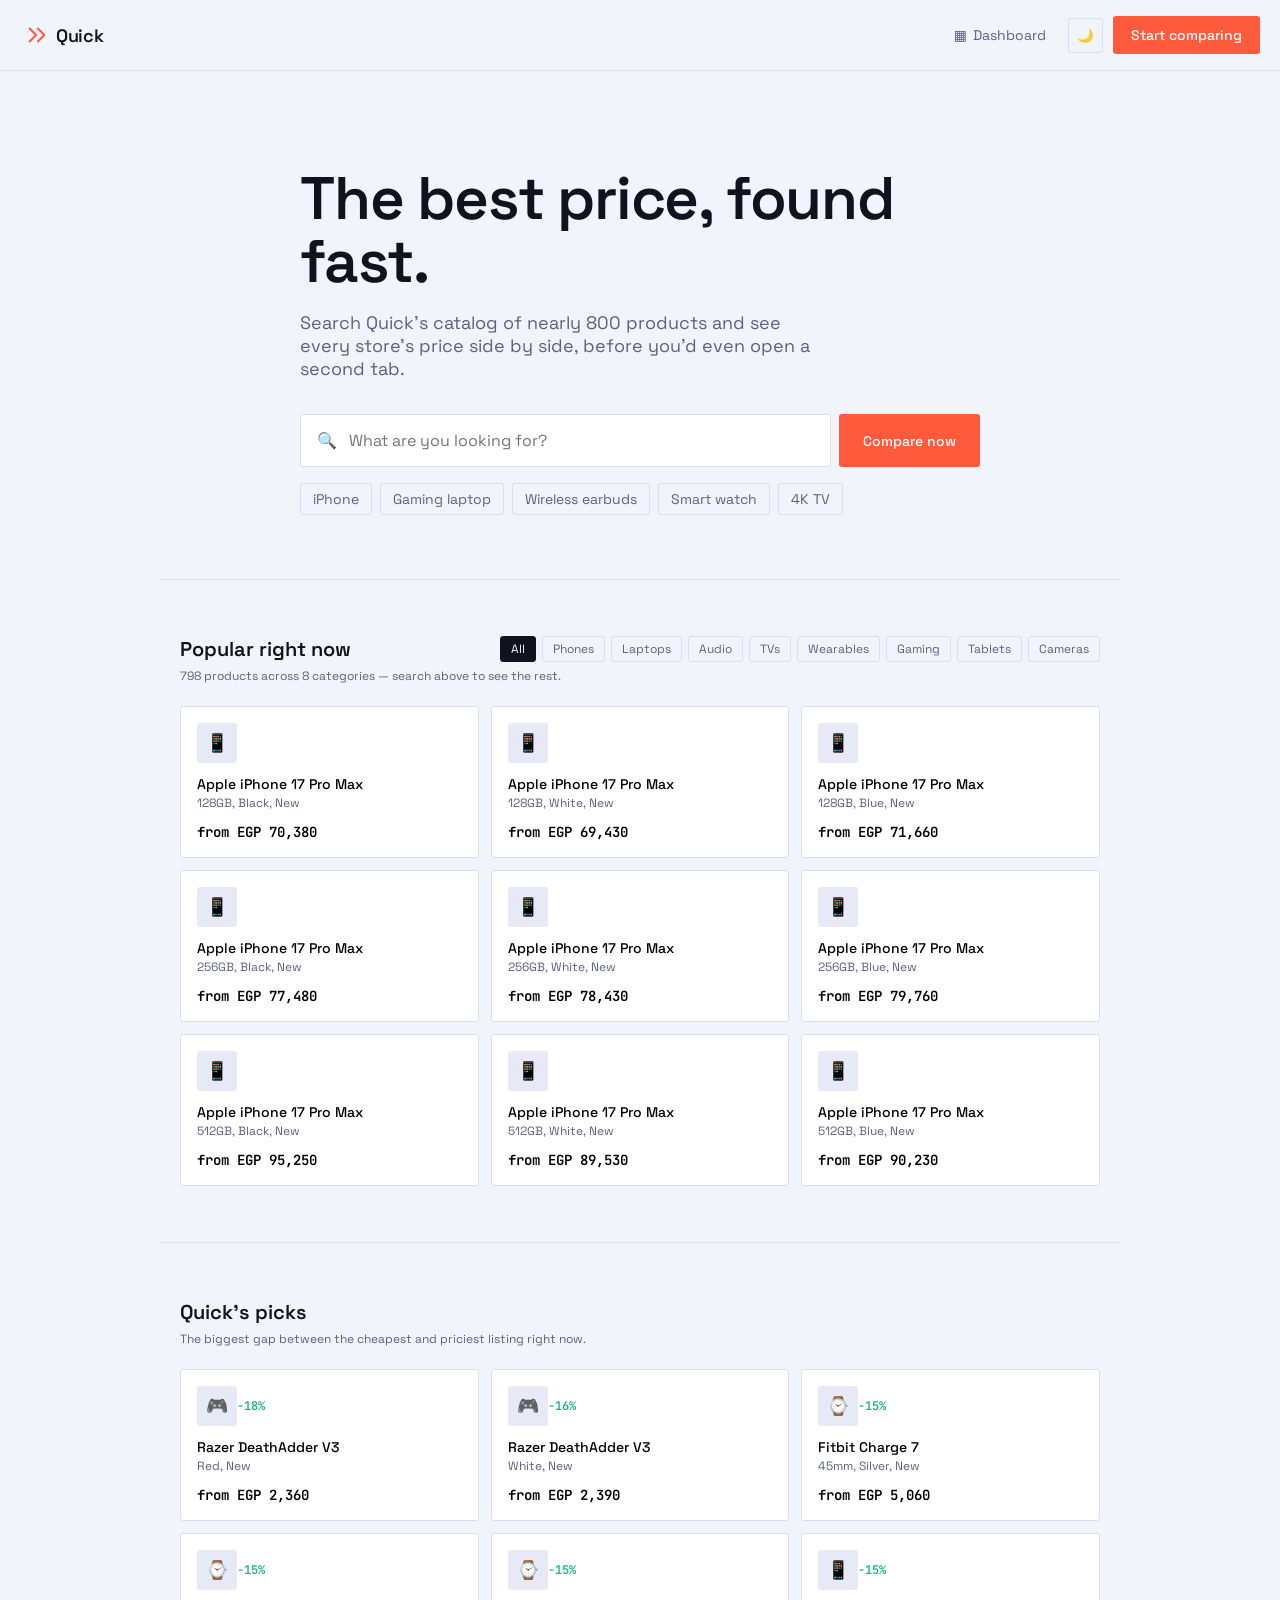
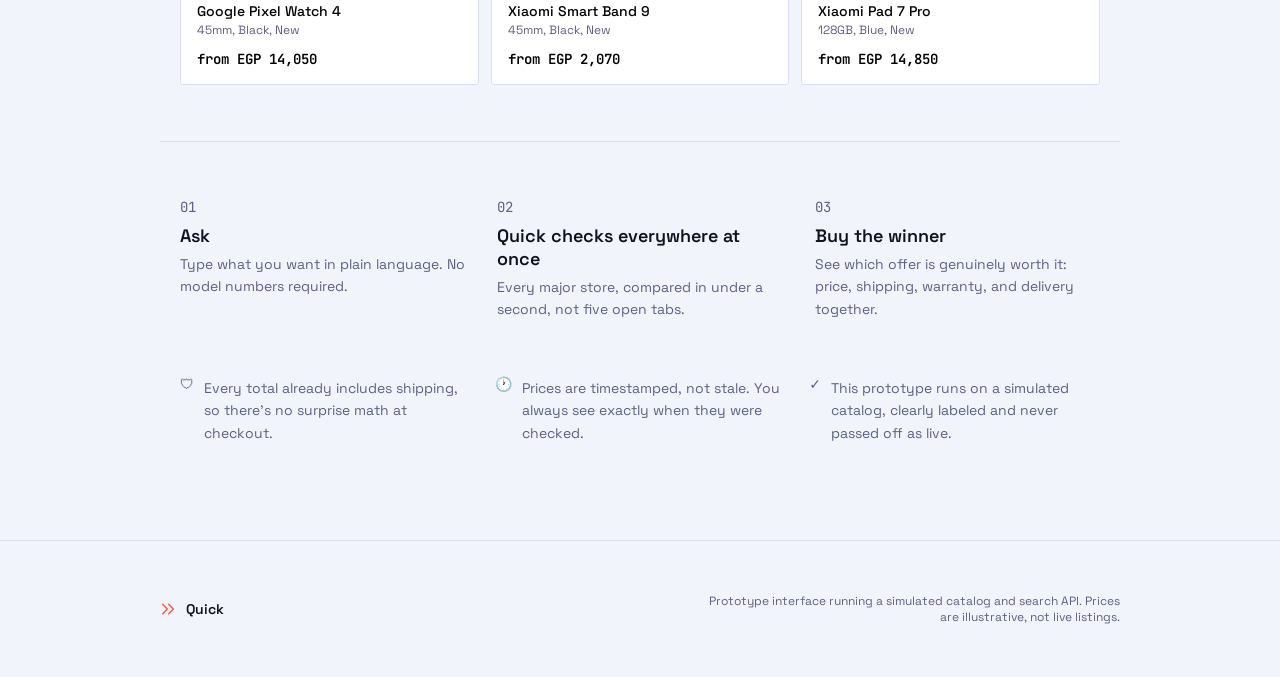
<file: index.html>
<!DOCTYPE html>
<html lang="en" data-theme="light">
<head>
<meta charset="UTF-8" />
<meta name="viewport" content="width=device-width, initial-scale=1.0" />
<title>Quick.</title>
<link rel="preconnect" href="https://fonts.googleapis.com" />
<link rel="shortcut icon" href="unnamed.png" type="image/x-icon">
<link href="https://fonts.googleapis.com/css2?family=Space+Grotesk:wght@400;500;600;700&family=JetBrains+Mono:wght@400;500;600;700&display=swap" rel="stylesheet" />
<link rel="stylesheet" href="style.css">
</head>
<body>
<div id="app"></div>
</body>
<script src="./script.js"></script>
</html>
</file>
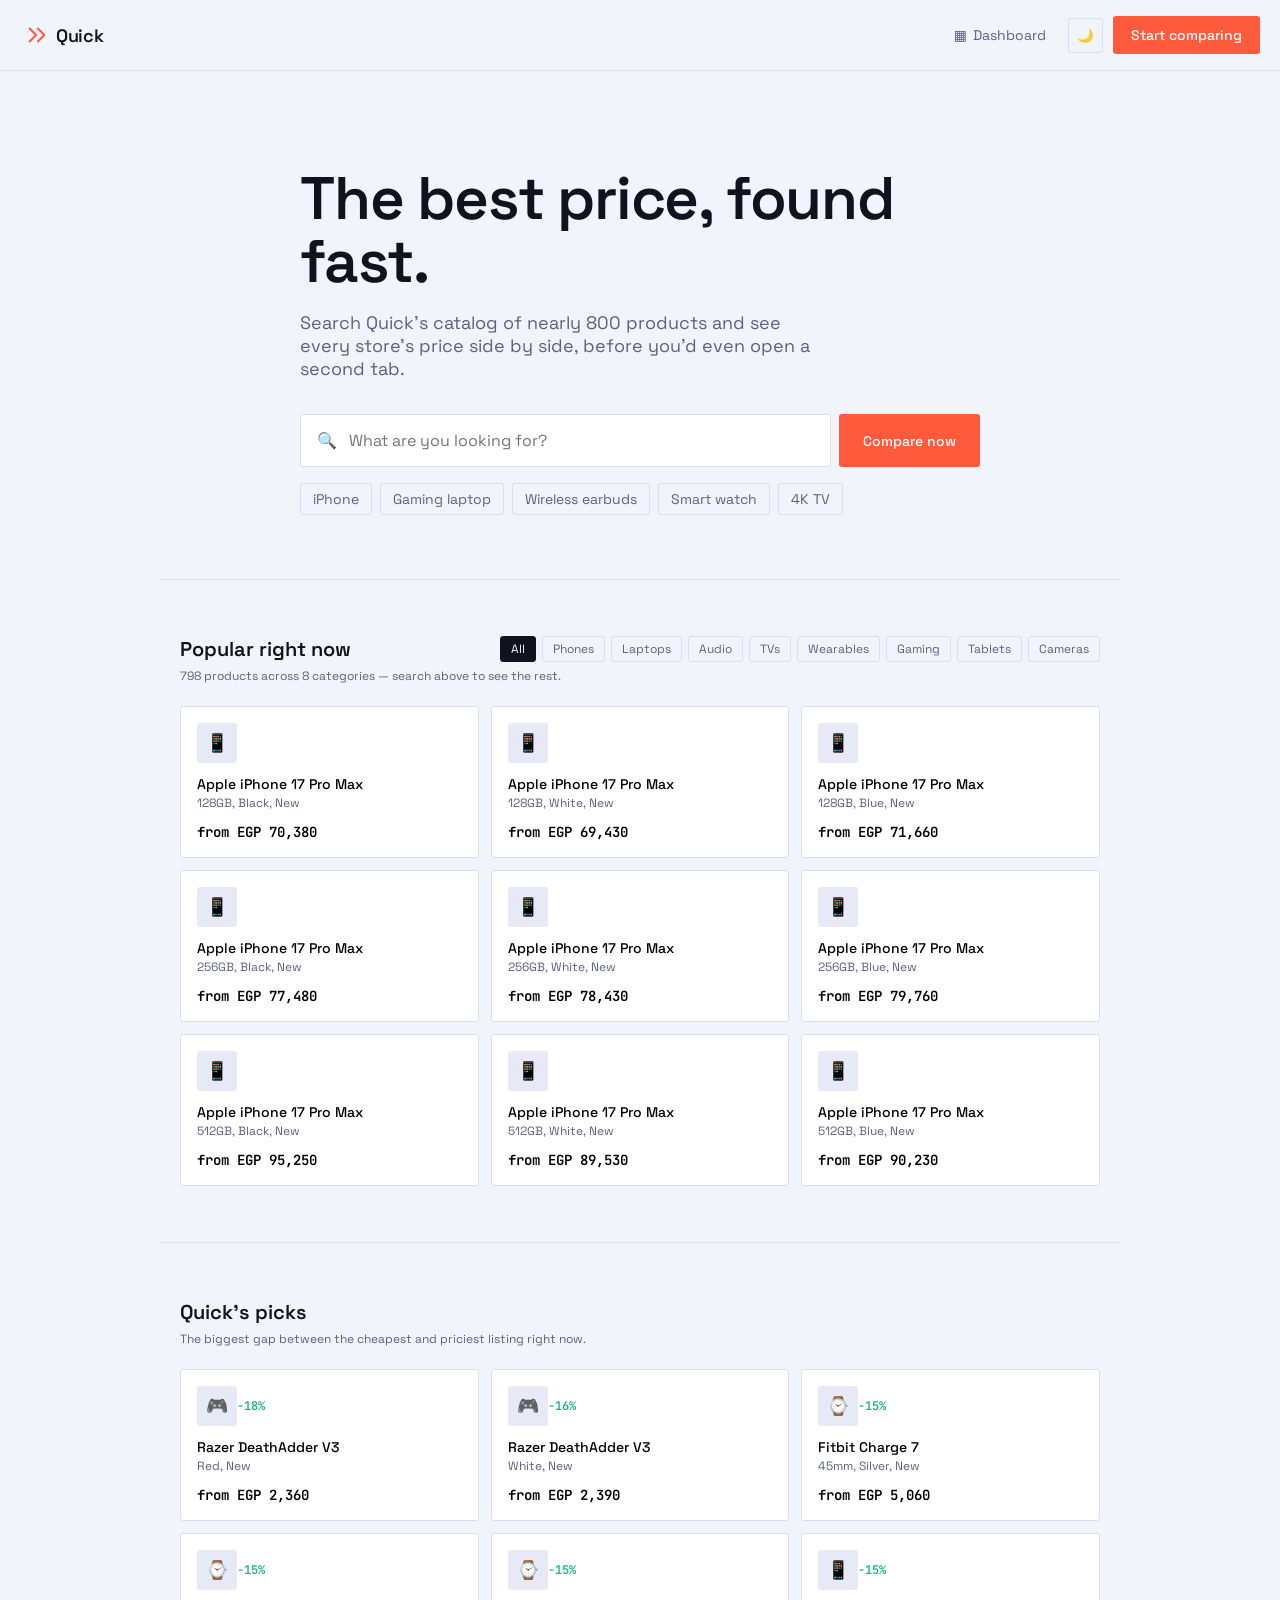
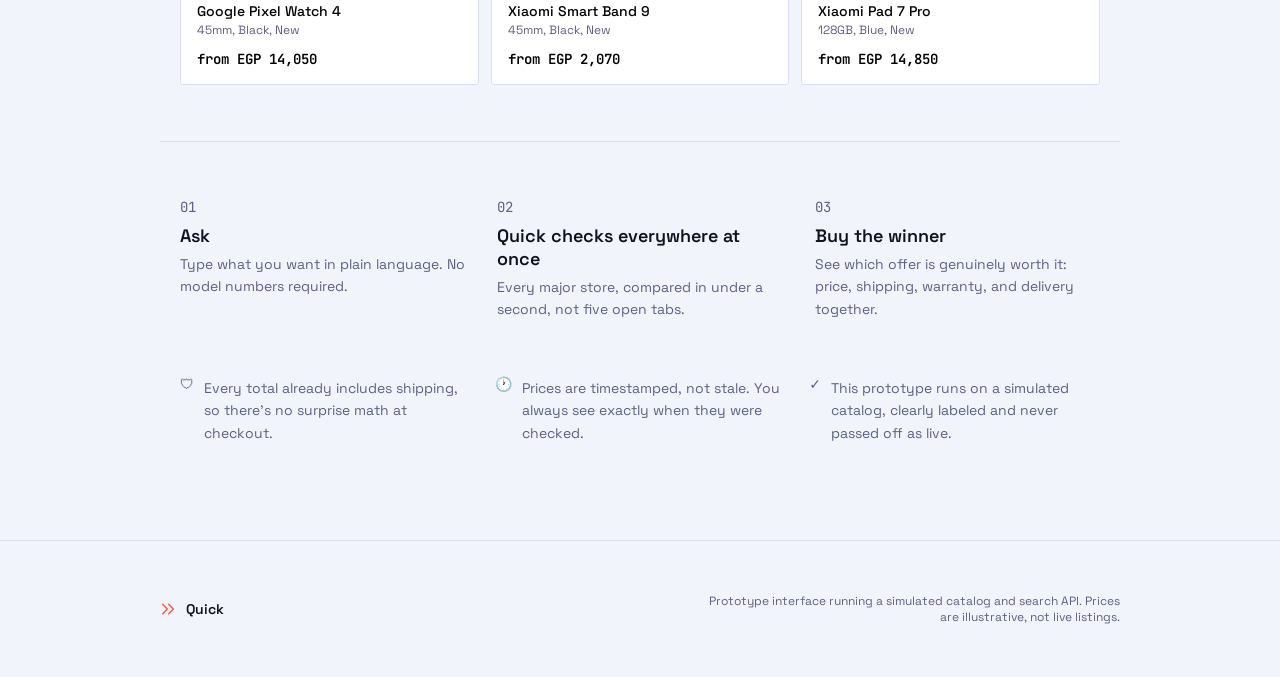
<file: quick.html>
<!DOCTYPE html>
<html lang="en" data-theme="light">
<head>
<meta charset="UTF-8" />
<meta name="viewport" content="width=device-width, initial-scale=1.0" />
<title>Quick — The best price, found fast.</title>
<link rel="preconnect" href="https://fonts.googleapis.com" />
<link href="https://fonts.googleapis.com/css2?family=Space+Grotesk:wght@400;500;600;700&family=JetBrains+Mono:wght@400;500;600;700&display=swap" rel="stylesheet" />
<style>
  :root {
    --bg: #F2F4FB;
    --surface: #FFFFFF;
    --surface-alt: #E7EAF6;
    --ink: #10131F;
    --ink-muted: #5B6180;
    --line: #D9DEF0;
    --coral: #FF5A3C;
    --coral-dim: #FFE6E0;
    --mint: #17B978;
    --mint-dim: #E1F7ED;
    --star: #C6902A;
    --font-display: 'Space Grotesk', ui-sans-serif, system-ui, sans-serif;
    --font-mono: 'JetBrains Mono', ui-monospace, 'SFMono-Regular', monospace;
  }
  html[data-theme="dark"] {
    --bg: #0A0D18;
    --surface: #12162A;
    --surface-alt: #181D34;
    --ink: #ECEEFC;
    --ink-muted: #8890B8;
    --line: #262C48;
    --coral: #FF6A4D;
    --coral-dim: #3A2420;
    --mint: #22C77F;
    --mint-dim: #123324;
    --star: #E3B15B;
  }
  * { box-sizing: border-box; }
  html, body { margin: 0; padding: 0; }
  body {
    background: var(--bg);
    color: var(--ink);
    font-family: var(--font-display);
    -webkit-font-smoothing: antialiased;
  }
  a { color: inherit; text-decoration: none; }
  button, select, input { font-family: inherit; }
  table { border-collapse: collapse; width: 100%; }
  .mono { font-family: var(--font-mono); }
  .muted { color: var(--ink-muted); }
  .tabular { font-variant-numeric: tabular-nums; }
  .container { max-width: 960px; margin: 0 auto; padding: 0 20px; }
  .container-sm { max-width: 720px; margin: 0 auto; padding: 0 20px; }
  .container-xs { max-width: 480px; margin: 0 auto; padding: 0 20px; }
  .row { display: flex; align-items: center; }
  .between { justify-content: space-between; }
  .wrap { flex-wrap: wrap; }
  .gap-1 { gap: 6px; } .gap-2 { gap: 10px; } .gap-3 { gap: 14px; } .gap-4 { gap: 20px; }
  .icon { display: inline-flex; align-items: center; justify-content: center; line-height: 1; }
  .pill {
    display: inline-flex; align-items: center; gap: 4px; border-radius: 3px;
    padding: 2px 8px; font-size: 12px; font-weight: 500; border: 1px solid var(--line); color: var(--ink-muted);
  }
  .pill.coral { background: var(--coral-dim); color: var(--coral); border-color: var(--coral); }
  .pill.mint { background: var(--mint-dim); color: var(--mint); border-color: var(--mint); }
  .btn {
    display: inline-flex; align-items: center; justify-content: center; gap: 8px;
    border: none; cursor: pointer; border-radius: 3px; font-size: 14px; font-weight: 500;
    padding: 10px 18px; font-family: var(--font-display);
  }
  .btn-coral { background: var(--coral); color: #fff; }
  .btn-ink { background: var(--ink); color: var(--bg); }
  .btn-outline { background: transparent; border: 1px solid var(--line); color: var(--ink); }
  .card {
    border: 1px solid var(--line); background: var(--surface); border-radius: 3px; padding: 16px;
    display: flex; flex-direction: column; gap: 12px; text-align: left; cursor: pointer; width: 100%;
  }
  .card:hover { border-color: var(--ink-muted); }
  .grid { display: grid; gap: 12px; }
  .grid-2 { grid-template-columns: repeat(2, 1fr); }
  .grid-3 { grid-template-columns: repeat(3, 1fr); }
  @media (max-width: 720px) { .grid-2, .grid-3 { grid-template-columns: 1fr; } }
  @media (min-width: 721px) and (max-width: 900px) { .grid-3 { grid-template-columns: repeat(2,1fr); } }

  /* Nav */
  .navbar {
    position: sticky; top: 0; z-index: 30; display: flex; align-items: center; justify-content: space-between;
    padding: 16px 20px; border-bottom: 1px solid var(--line); background: color-mix(in srgb, var(--bg) 90%, transparent);
    backdrop-filter: blur(6px);
  }
  .brand { display: flex; align-items: center; gap: 8px; background: none; border: none; cursor: pointer; color: var(--ink); }
  .brand span { font-size: 18px; font-weight: 600; letter-spacing: -0.02em; }
  .nav-link { display: none; align-items: center; gap: 6px; font-size: 14px; padding: 6px 12px; border-radius: 3px; border: none; background: none; cursor: pointer; color: var(--ink-muted); }
  @media (min-width: 640px) { .nav-link { display: inline-flex; } .nav-cta { display: inline-flex !important; } }
  .nav-link.active { background: var(--surface-alt); color: var(--ink); }
  .badge-count { margin-left: 4px; border-radius: 999px; font-size: 10px; padding: 0 6px; background: var(--surface-alt); color: var(--ink); }
  .icon-btn { padding: 8px; border-radius: 3px; border: 1px solid var(--line); background: none; cursor: pointer; color: var(--ink); }
  .nav-cta { display: none; }

  /* Hero */
  .hero { padding: 64px 20px 64px; max-width: 720px; margin: 0 auto; }
  .hero h1 { font-size: 40px; line-height: 1.05; letter-spacing: -0.02em; font-weight: 600; margin: 0; }
  @media (min-width: 640px) { .hero h1 { font-size: 60px; } .hero { padding-top: 96px; } }
  .hero p { margin-top: 18px; font-size: 16px; color: var(--ink-muted); max-width: 520px; }
  @media (min-width: 640px) { .hero p { font-size: 18px; } }
  .search-form { margin-top: 34px; display: flex; flex-direction: column; gap: 8px; }
  @media (min-width: 640px) { .search-form { flex-direction: row; gap: 0; } }
  .search-box { flex: 1; display: flex; align-items: center; gap: 10px; padding: 14px 16px; border: 1px solid var(--line); border-radius: 3px; background: var(--surface); }
  .search-box input { flex: 1; border: none; outline: none; background: transparent; font-size: 16px; color: var(--ink); }
  .search-form button.btn { padding: 14px 24px; }
  @media (min-width: 640px) { .search-form button.btn { margin-left: 8px; } }
  .examples { margin-top: 16px; display: flex; flex-wrap: wrap; gap: 8px; }
  .example-chip { font-size: 14px; padding: 6px 12px; border-radius: 3px; border: 1px solid var(--line); background: none; cursor: pointer; color: var(--ink-muted); }

  /* Sections */
  .section { max-width: 960px; margin: 0 auto; padding: 56px 20px; border-top: 1px solid var(--line); }
  .section h2 { font-size: 20px; font-weight: 600; margin: 0; }
  .section-head { display: flex; align-items: center; justify-content: space-between; flex-wrap: wrap; gap: 14px; margin-bottom: 4px; }
  .section-sub { font-size: 12px; color: var(--ink-muted); margin: 6px 0 22px; }
  .filter-chip { font-size: 12px; padding: 4px 10px; border-radius: 3px; border: 1px solid var(--line); background: none; cursor: pointer; color: var(--ink-muted); }
  .filter-chip.active { background: var(--ink); color: var(--bg); border-color: var(--ink); }
  .product-icon { width: 40px; height: 40px; border-radius: 3px; background: var(--surface-alt); display: flex; align-items: center; justify-content: center; font-size: 18px; }
  .card-name { font-size: 14px; font-weight: 500; }
  .card-attrs { font-size: 12px; color: var(--ink-muted); margin-top: 2px; }
  .card-price { font-family: var(--font-mono); font-size: 14px; font-weight: 600; margin-top: auto; }

  .steps { display: grid; gap: 32px; }
  @media (min-width: 640px) { .steps { grid-template-columns: repeat(3,1fr); } }
  .step-num { font-family: var(--font-mono); font-size: 14px; color: var(--ink-muted); }
  .step-title { font-size: 18px; font-weight: 600; margin: 8px 0 6px; }
  .step-body { font-size: 14px; color: var(--ink-muted); line-height: 1.6; margin: 0; }

  .trust { display: grid; gap: 24px; }
  @media (min-width: 640px) { .trust { grid-template-columns: repeat(3,1fr); } }
  .trust-item { display: flex; align-items: flex-start; gap: 10px; font-size: 14px; color: var(--ink-muted); line-height: 1.6; }

  /* Understanding / results-list */
  .understanding { text-align: center; padding: 96px 20px; }
  .dots { display: flex; justify-content: center; gap: 6px; margin: 16px 0; }
  .dot { width: 8px; height: 8px; border-radius: 50%; background: var(--coral); animation: bounce 1s infinite; }
  @keyframes bounce { 0%,100% { transform: translateY(0); opacity: .4; } 50% { transform: translateY(-6px); opacity: 1; } }

  /* Searching */
  .searching { text-align: center; padding: 80px 20px; max-width: 480px; margin: 0 auto; }
  .stopwatch { font-family: var(--font-mono); font-size: 48px; font-weight: 600; color: var(--coral); margin: 8px 0; }
  .store-rows { display: flex; flex-direction: column; gap: 8px; text-align: left; margin-top: 24px; }
  .store-row { display: flex; align-items: center; justify-content: space-between; padding: 10px 16px; border-radius: 3px; border: 1px solid var(--line); background: var(--surface); }
  .store-row.winner { border-color: var(--coral); }
  .store-placeholder { height: 40px; border-radius: 3px; border: 1px dashed var(--line); }

  /* Results */
  .results { max-width: 960px; margin: 0 auto; padding: 40px 20px 60px; display: flex; flex-direction: column; gap: 40px; }
  .results-head { display: flex; align-items: flex-start; justify-content: space-between; gap: 16px; }
  .product-icon-lg { width: 64px; height: 64px; border-radius: 3px; background: var(--surface-alt); border: 1px solid var(--line); display: flex; align-items: center; justify-content: center; font-size: 26px; flex-shrink: 0; }
  .product-title { font-size: 26px; font-weight: 600; margin: 0; }
  @media (min-width: 640px) { .product-title { font-size: 30px; } }

  .best-deal-card { border: 1px solid var(--coral); border-radius: 3px; padding: 24px; display: flex; flex-direction: column; gap: 20px; }
  @media (min-width: 640px) { .best-deal-card { flex-direction: row; align-items: center; } }
  .score-ring { position: relative; width: 88px; height: 88px; flex-shrink: 0; }
  .score-ring span { position: absolute; inset: 0; display: flex; align-items: center; justify-content: center; font-weight: 600; font-size: 20px; }
  .best-deal-price { font-family: var(--font-mono); font-size: 32px; font-weight: 600; }
  @media (min-width: 640px) { .best-deal-price { font-size: 36px; } }
  .best-deal-meta { display: flex; flex-wrap: wrap; gap: 16px; font-size: 14px; color: var(--ink-muted); margin-top: 12px; }

  .savings-banner { background: var(--surface-alt); border-radius: 3px; padding: 20px; display: flex; align-items: center; justify-content: space-between; flex-wrap: wrap; gap: 12px; }
  .savings-amount { font-family: var(--font-mono); color: var(--mint); font-size: 18px; font-weight: 600; }

  .comparison-table th { text-align: left; font-weight: 500; padding: 8px 12px 8px 0; color: var(--ink-muted); border-bottom: 1px solid var(--line); font-size: 14px; }
  .comparison-table th.num { text-align: right; }
  .comparison-table td { padding: 12px; border-bottom: 1px solid var(--line); font-size: 14px; vertical-align: top; }
  .comparison-table td.num { text-align: right; font-family: var(--font-mono); }
  .table-wrap { overflow-x: auto; }
  .store-pills { display: flex; gap: 6px; margin-top: 6px; }
  .sort-select { font-size: 14px; padding: 6px 10px; border-radius: 3px; border: 1px solid var(--line); background: var(--surface); color: var(--ink); }

  .panel { border: 1px solid var(--line); border-radius: 3px; padding: 20px; }
  .panel-title { display: flex; align-items: center; gap: 8px; font-size: 16px; font-weight: 600; margin: 0 0 6px; }
  .alert-input { flex: 1; display: flex; align-items: center; gap: 4px; padding: 8px 12px; border: 1px solid var(--line); border-radius: 3px; }
  .alert-input input { border: none; outline: none; background: transparent; font-family: var(--font-mono); font-size: 14px; width: 100%; color: var(--ink); }

  /* Dashboard */
  .stat-label { font-size: 12px; color: var(--ink-muted); }
  .stat-value { font-family: var(--font-mono); font-size: 16px; font-weight: 500; margin-top: 2px; }
  .stats-grid { display: grid; grid-template-columns: repeat(2,1fr); gap: 24px; }
  @media (min-width: 640px) { .stats-grid { grid-template-columns: repeat(4,1fr); } }
  .list-row { display: flex; align-items: center; justify-content: space-between; gap: 12px; padding: 12px; border: 1px solid var(--line); border-radius: 3px; }
  .list-row-btn { display: flex; align-items: center; gap: 12px; background: none; border: none; cursor: pointer; text-align: left; flex: 1; color: inherit; }
  .remove-btn { background: none; border: none; cursor: pointer; color: var(--ink-muted); }

  footer { border-top: 1px solid var(--line); padding: 40px 20px; margin-top: 40px; }
  .footer-inner { max-width: 960px; margin: 0 auto; display: flex; flex-direction: column; gap: 12px; }
  @media (min-width: 640px) { .footer-inner { flex-direction: row; align-items: center; justify-content: space-between; } }
  .footer-note { font-size: 12px; color: var(--ink-muted); max-width: 420px; }
  @media (min-width: 640px) { .footer-note { text-align: right; } }

  h1,h2,h3 { font-family: var(--font-display); }
</style>
</head>
<body>
<div id="app"></div>

<script>
/* ======================================================================
   ICONS — plain glyphs standing in for a proper icon set. Simple choice
   for a dependency-free vanilla build.
   ====================================================================== */
const ICONS = {
  search: "🔍", moon: "🌙", sun: "☀️", check: "✓", link: "↗", sparkles: "✦",
  dashboard: "▦", star: "★", bookmark: "🔖", bookmarkFilled: "🔖", bell: "🔔",
  shield: "🛡", clock: "🕐", close: "✕",
  smartphone: "📱", laptop: "💻", headphones: "🎧", tv: "📺", watch: "⌚",
  gamepad: "🎮", tablet: "📱", camera: "📷",
};
function icon(name) { return `<span class="icon">${ICONS[name] || ""}</span>`; }

/* ======================================================================
   SIMULATED BACKEND — deterministic seeded generator standing in for
   real retailer APIs. Same product always returns the same numbers.
   ====================================================================== */
function seededRand(seedStr) {
  let h = 1779033703 ^ seedStr.length;
  for (let i = 0; i < seedStr.length; i++) {
    h = Math.imul(h ^ seedStr.charCodeAt(i), 3432918353);
    h = (h << 13) | (h >>> 19);
  }
  return function () {
    h = Math.imul(h ^ (h >>> 16), 2246822507);
    h = Math.imul(h ^ (h >>> 13), 3266489909);
    h ^= h >>> 16;
    return (h >>> 0) / 4294967296;
  };
}

const STORES = ["Amazon", "Noon", "Jumia", "B.TECH", "2B"];

const STORE_LINKS = {
  Amazon: (q) => `https://www.amazon.eg/s?k=${encodeURIComponent(q)}`,
  Noon: () => `https://www.noon.com/egypt-en/`,
  Jumia: () => `https://www.jumia.com.eg/`,
  "B.TECH": () => `https://btech.com/en`,
  "2B": () => `https://2b.com.eg/en`,
};

const WARRANTY = {
  Amazon: "Official manufacturer warranty",
  Noon: "Marketplace seller, no official warranty",
  Jumia: "Local distributor warranty, 6 months",
  "B.TECH": "Official warranty with in-store support",
  "2B": "Official warranty, 12 months",
};

function genRetailers(basePrice, seedStr) {
  const rand = seededRand(seedStr);
  const raw = STORES.map((store) => {
    const priceVar = (rand() - 0.45) * 0.16;
    const price = Math.max(50, Math.round((basePrice * (1 + priceVar)) / 10) * 10);
    const shipping = rand() < 0.5 ? 0 : Math.round((40 + rand() * 160) / 10) * 10;
    const delivery = Math.floor(rand() * 5);
    const rating = Math.round((3.6 + rand() * 1.3) * 10) / 10;
    return { store, price, shipping, delivery, rating };
  });
  const totals = raw.map((r) => r.price + r.shipping);
  const minT = Math.min(...totals);
  const maxT = Math.max(...totals);
  return raw.map((r, i) => {
    const total = totals[i];
    const priceScore = maxT === minT ? 88 : 100 - ((total - minT) / (maxT - minT)) * 38;
    const deliveryPenalty = r.delivery * 3;
    const ratingBonus = (r.rating - 4) * 12;
    const score = Math.max(52, Math.min(98, Math.round(priceScore - deliveryPenalty + ratingBonus)));
    return { ...r, score };
  });
}

function genHistory(basePrice, seedStr) {
  const rand = seededRand(seedStr + "-hist");
  const labels = ["30d","27d","24d","21d","18d","15d","12d","9d","6d","3d","Today"];
  let price = Math.round((basePrice * (1.05 + rand() * 0.08)) / 10) * 10;
  const prices = [];
  for (let i = 0; i < labels.length; i++) {
    if (i === labels.length - 1) { prices.push(basePrice); break; }
    prices.push(price);
    const drop = Math.round((basePrice * 0.006 + rand() * basePrice * 0.018) / 10) * 10;
    price = Math.max(basePrice, price - drop);
  }
  return { labels, prices };
}

function slugify(s) { return s.toLowerCase().replace(/[^a-z0-9]+/g, "-").replace(/(^-|-$)/g, ""); }

const CATEGORY_DEFS = {
  Phones: {
    icon: "smartphone",
    variants: [{ label: "128GB", mult: 1 }, { label: "256GB", mult: 1.12 }, { label: "512GB", mult: 1.3 }],
    colors: ["Black", "White", "Blue"],
    items: [
      ["Apple","iPhone 17 Pro Max",73999],["Apple","iPhone 17 Pro",62999],["Apple","iPhone 17",47999],
      ["Apple","iPhone 17 Air",54999],["Apple","iPhone 16",39999],["Apple","iPhone 16 Plus",44999],
      ["Samsung","Galaxy S25 Ultra",62999],["Samsung","Galaxy S25+",48999],["Samsung","Galaxy S25",39999],
      ["Samsung","Galaxy Z Fold 7",84999],["Samsung","Galaxy Z Flip 7",52999],["Samsung","Galaxy A56",16999],
      ["Xiaomi","15 Ultra",44999],["Xiaomi","15",34999],["Xiaomi","Redmi Note 14 Pro",12999],
      ["Google","Pixel 10 Pro",42999],["Google","Pixel 10",33999],["Google","Pixel 9a",18999],
      ["OnePlus","13",34999],["OnePlus","13R",24999],
      ["Huawei","Pura 70 Pro",39999],["Oppo","Find X8",32999],["Honor","Magic 7 Pro",33999],
    ],
  },
  Laptops: {
    icon: "laptop",
    variants: [{ label: "256GB SSD", mult: 1 }, { label: "512GB SSD", mult: 1.15 }, { label: "1TB SSD", mult: 1.35 }],
    colors: ["Silver", "Space Gray", "Black"],
    items: [
      ["Apple","MacBook Pro M5 14-inch",89999],["Apple","MacBook Pro M5 16-inch",119999],
      ["Apple","MacBook Air M4 13-inch",54999],["Apple","MacBook Air M4 15-inch",64999],
      ["Dell","XPS 14",68999],["Dell","XPS 16",84999],["Dell","Inspiron 15",34999],
      ["HP","Spectre x360 14",72999],["HP","Pavilion 15",36999],
      ["Lenovo","ThinkPad X1 Carbon",79999],["Lenovo","Legion Pro 7",94999],["Lenovo","IdeaPad Slim 5",38999],
      ["Asus","ROG Strix G16",76999],["Asus","Zenbook 14 OLED",49999],
      ["Acer","Swift Go 14",42999],["Acer","Predator Helios 16",89999],
      ["MSI","Stealth 16",99999],["Microsoft","Surface Laptop 7",64999],
    ],
  },
  Audio: {
    icon: "headphones",
    variants: [{ label: null, mult: 1 }],
    colors: ["Black", "White", "Blue", "Silver"],
    items: [
      ["Sony","WH-1000XM6",12999],["Sony","WF-1000XM6",8999],["Sony","SRS-XB100",2999],
      ["Apple","AirPods Pro 3",8999],["Apple","AirPods Max 2",19999],["Apple","AirPods 4",6499],
      ["Bose","QuietComfort Ultra",14999],["Bose","SoundLink Max",9999],
      ["JBL","Charge 6",6999],["JBL","Flip 7",4499],["JBL","Tour One M3",11999],
      ["Samsung","Galaxy Buds 3 Pro",7999],["Sennheiser","Momentum 4",13999],
      ["Anker","Soundcore Space One",5999],["Beats","Studio Pro",10999],
      ["Marshall","Emberton III",6999],["Sonos","Era 300",15999],
      ["Bang & Olufsen","Beoplay EX",16999],["Skullcandy","Crusher ANC 2",6499],["Nothing","Ear 3",6999],
    ],
  },
  TVs: {
    icon: "tv",
    variants: [{ label: "Standalone", mult: 1 }, { label: "With Wall Mount Bundle", mult: 1.05 }],
    colors: ["Black"],
    items: [
      ["Samsung","55\" Neo QLED 4K",34999],["Samsung","65\" Neo QLED 4K",54999],["Samsung","75\" Crystal UHD",49999],
      ["Samsung","85\" Neo QLED 8K",149999],
      ["LG","55\" OLED evo",44999],["LG","65\" OLED evo",64999],["LG","55\" QNED",32999],["LG","77\" OLED G4",119999],
      ["Sony","65\" Bravia XR",74999],["Sony","55\" Bravia 5",39999],
      ["TCL","55\" QLED",22999],["TCL","65\" Mini LED",38999],
      ["Hisense","55\" U7",27999],["Hisense","65\" U8",42999],
      ["Toshiba","43\" Fire TV",14999],
    ],
  },
  Wearables: {
    icon: "watch",
    variants: [{ label: "41mm", mult: 1 }, { label: "45mm", mult: 1.08 }],
    colors: ["Black", "Silver", "Rose Gold"],
    items: [
      ["Apple","Watch Series 11",15999],["Apple","Watch Ultra 3",29999],["Apple","Watch SE 3",9999],
      ["Samsung","Galaxy Watch 8",12999],["Samsung","Galaxy Watch Ultra",18999],["Samsung","Galaxy Fit 3",2999],
      ["Garmin","Fenix 8",32999],["Garmin","Venu 4",14999],["Garmin","Instinct 3",8999],
      ["Huawei","Watch GT 6",8999],["Amazfit","GTR 5",5999],["Fitbit","Charge 7",4999],
      ["Google","Pixel Watch 4",13999],["Xiaomi","Smart Band 9",1999],["Oura","Ring 4",11999],
    ],
  },
  Gaming: {
    icon: "gamepad",
    variants: [{ label: null, mult: 1 }],
    colors: ["Black", "White", "Red"],
    items: [
      ["Sony","PlayStation 5 Pro",27999],["Sony","PlayStation 5 Digital",19999],["Sony","DualSense Edge Controller",3999],
      ["Microsoft","Xbox Series X",22999],["Microsoft","Xbox Series S",12999],["Microsoft","Xbox Elite Controller 2",4999],
      ["Nintendo","Switch 2",16999],
      ["Logitech","G Pro X Superlight 2",3999],["Logitech","G920 Racing Wheel",9999],
      ["Razer","DeathAdder V3",2499],["Razer","BlackShark V2 Pro",6999],
      ["SteelSeries","Arctis Nova Pro",8999],["Asus","ROG Ally X",26999],["Valve","Steam Deck OLED",21999],
    ],
  },
  Tablets: {
    icon: "tablet",
    variants: [{ label: "128GB", mult: 1 }, { label: "256GB", mult: 1.12 }, { label: "512GB", mult: 1.3 }],
    colors: ["Silver", "Space Gray", "Blue"],
    items: [
      ["Apple","iPad Pro M5 11-inch",42999],["Apple","iPad Pro M5 13-inch",54999],
      ["Apple","iPad Air M3",22999],["Apple","iPad 11th Gen",14999],["Apple","iPad mini 7",17999],
      ["Samsung","Galaxy Tab S11 Ultra",39999],["Samsung","Galaxy Tab S11+",29999],["Samsung","Galaxy Tab A10",8999],
      ["Lenovo","Tab P12",12999],["Lenovo","Yoga Tab 13",16999],
      ["Huawei","MatePad Pro 13.2",19999],["Huawei","MatePad 11.5",10999],
      ["Xiaomi","Pad 7 Pro",15999],["Microsoft","Surface Pro 11",44999],["Amazon","Fire Max 12",8999],
    ],
  },
  Cameras: {
    icon: "camera",
    variants: [{ label: "Body Only", mult: 1 }, { label: "With Kit Lens", mult: 1.15 }],
    colors: ["Black", "Silver"],
    items: [
      ["Sony","Alpha A7 IV",84999],["Sony","Alpha A7C II",69999],["Sony","ZV-E10 II",32999],
      ["Canon","EOS R6 Mark II",79999],["Canon","EOS R8",49999],["Canon","PowerShot G7 X Mark III",24999],
      ["Nikon","Z6 III",74999],["Nikon","Z50 II",34999],
      ["Fujifilm","X-T5",64999],["Fujifilm","X100VI",54999],
      ["Panasonic","Lumix S5 IIX",69999],
      ["GoPro","Hero 13 Black",14999],["DJI","Osmo Pocket 3",16999],
    ],
  },
};

function buildCatalog() {
  const products = {};
  Object.entries(CATEGORY_DEFS).forEach(([category, def]) => {
    def.items.forEach(([brand, model, base]) => {
      def.variants.forEach((variant) => {
        def.colors.forEach((color) => {
          const name = `${brand} ${model}`;
          const attrs = [variant.label, color, "New"].filter(Boolean);
          const rawId = slugify(`${name}-${variant.label || ""}-${color}`);
          let id = rawId, n = 1;
          while (products[id]) id = `${rawId}-${n++}`;
          const basePrice = Math.round((base * variant.mult) / 10) * 10;
          products[id] = {
            id, name, brand, category, attrs,
            icon: def.icon,
            checkedMinsAgo: 1 + Math.floor(seededRand(id + "-mins")() * 20),
            retailers: genRetailers(basePrice, id),
            history: genHistory(basePrice, id),
          };
        });
      });
    });
  });
  return products;
}

const PRODUCTS = buildCatalog();
const CATALOG_LIST = Object.values(PRODUCTS);
const CATEGORIES = ["All", ...Object.keys(CATEGORY_DEFS)];

function annotate(product) {
  const rows = product.retailers.map((r) => ({ ...r, total: r.price + r.shipping }));
  const bestDeal = rows.reduce((a, b) => (b.score > a.score ? b : a));
  const cheapest = rows.reduce((a, b) => (b.total < a.total ? b : a));
  const fastest = rows.reduce((a, b) => (b.delivery < a.delivery ? b : a));
  return rows.map((r) => ({
    ...r,
    isBestDeal: r.store === bestDeal.store,
    isCheapest: r.store === cheapest.store,
    isFastest: r.store === fastest.store,
  }));
}

function searchCatalog(query, limit = 30) {
  const q = query.toLowerCase().trim();
  if (!q) return [];
  const terms = q.split(/\s+/).filter(Boolean);
  const scored = [];
  for (const p of CATALOG_LIST) {
    const haystack = `${p.brand} ${p.name} ${p.category} ${p.attrs.join(" ")}`.toLowerCase();
    let score = 0;
    for (const t of terms) if (haystack.includes(t)) score += t.length;
    if (score > 0) scored.push({ p, score });
  }
  scored.sort((a, b) => b.score - a.score || a.p.name.localeCompare(b.p.name));
  return scored.slice(0, limit).map((s) => s.p);
}

function getRecommendations(limit = 6) {
  const withSavings = CATALOG_LIST.map((p) => {
    const rows = annotate(p);
    const best = rows.find((r) => r.isBestDeal);
    const max = Math.max(...rows.map((r) => r.total));
    return { p, pct: (max - best.total) / max };
  });
  withSavings.sort((a, b) => b.pct - a.pct);
  return withSavings.slice(0, limit).map((x) => x.p);
}

function simulateApi(fn, delay = 420) {
  return new Promise((resolve) => setTimeout(() => resolve(fn()), delay + Math.random() * 260));
}

const egp = (n) => `EGP ${n.toLocaleString("en-US")}`;
const deliveryLabel = (d) => (d === 0 ? "Same day" : d === 1 ? "Tomorrow" : `${d} days`);
const esc = (s) => String(s).replace(/&/g,"&amp;").replace(/</g,"&lt;").replace(/>/g,"&gt;").replace(/"/g,"&quot;");

/* ======================================================================
   STATE
   ====================================================================== */
const state = {
  isDark: false,
  view: "home",
  query: "",
  searchResults: [],
  activeProductId: null,
  savedIds: [],
  alerts: [],
  searchHistory: [],
  catalogFilter: "All",
  sortMode: "best",
  alertCreated: false,
  alertTarget: 0,
};

function setState(patch) { Object.assign(state, patch); render(); }

/* ======================================================================
   SMALL RENDER HELPERS
   ====================================================================== */
function scoreRingHtml(score, size) {
  size = size || 88;
  const stroke = 7, r = (size - stroke) / 2, c = 2 * Math.PI * r, offset = c * (1 - score / 100);
  return `<div class="score-ring" style="width:${size}px;height:${size}px;">
    <svg width="${size}" height="${size}" style="transform:rotate(-90deg)">
      <circle cx="${size/2}" cy="${size/2}" r="${r}" fill="none" style="stroke:var(--line)" stroke-width="${stroke}"/>
      <circle cx="${size/2}" cy="${size/2}" r="${r}" fill="none" style="stroke:var(--coral)" stroke-width="${stroke}"
        stroke-dasharray="${c}" stroke-dashoffset="${offset}" stroke-linecap="round"/>
    </svg>
    <span class="mono tabular">${score}</span>
  </div>`;
}

function logoSvg(size) {
  size = size || 22;
  return `<svg width="${size}" height="${size}" viewBox="0 0 24 24" fill="none">
    <path d="M4 5l7 7-7 7" style="stroke:var(--coral)" stroke-width="2.2" stroke-linecap="round" stroke-linejoin="round"/>
    <path d="M13 5l7 7-7 7" style="stroke:var(--coral)" stroke-width="2.2" stroke-linecap="round" stroke-linejoin="round"/>
  </svg>`;
}

function priceHistorySvg(history) {
  const w = 600, h = 180, padL = 34, padR = 8, padT = 10, padB = 20;
  const prices = history.prices;
  const min = Math.min(...prices), max = Math.max(...prices);
  const lo = min - (max - min || 1000) * 0.15, hi = max + (max - min || 1000) * 0.15;
  const n = prices.length;
  const x = (i) => padL + (i / (n - 1)) * (w - padL - padR);
  const y = (v) => padT + (1 - (v - lo) / (hi - lo)) * (h - padT - padB);
  const points = prices.map((p, i) => `${x(i).toFixed(1)},${y(p).toFixed(1)}`).join(" ");
  const grid = [0, 0.5, 1].map((f) => {
    const gy = padT + f * (h - padT - padB);
    const val = Math.round(hi - f * (hi - lo));
    return `<line x1="${padL}" y1="${gy}" x2="${w-padR}" y2="${gy}" style="stroke:var(--line)" stroke-dasharray="3,3"/>
      <text x="${padL-6}" y="${gy+4}" text-anchor="end" font-size="10" style="fill:var(--ink-muted)" font-family="var(--font-mono)">${Math.round(val/1000)}k</text>`;
  }).join("");
  const xLabels = history.labels.map((l, i) =>
    `<text x="${x(i).toFixed(1)}" y="${h-4}" text-anchor="middle" font-size="10" style="fill:var(--ink-muted)" font-family="var(--font-mono)">${l}</text>`
  ).join("");
  return `<svg viewBox="0 0 ${w} ${h}" style="width:100%;height:180px;display:block;">
    ${grid}
    <polyline points="${points}" fill="none" style="stroke:var(--ink)" stroke-width="2"/>
    ${xLabels}
  </svg>`;
}

function productCardHtml(p, badgeHtml) {
  const rows = annotate(p);
  const best = rows.find((r) => r.isBestDeal);
  return `<button class="card" data-action="pick" data-id="${p.id}" data-name="${esc(p.name)}">
    <div class="row between">
      <div class="product-icon">${icon(p.icon)}</div>
      ${badgeHtml || ""}
    </div>
    <div>
      <div class="card-name">${esc(p.name)}</div>
      <div class="card-attrs">${esc(p.attrs.join(", "))}</div>
    </div>
    <div class="card-price mono tabular">from ${egp(best.total)}</div>
  </button>`;
}

/* ======================================================================
   VIEW: HOME
   ====================================================================== */
function heroHtml() {
  const examples = ["iPhone", "Gaming laptop", "Wireless earbuds", "Smart watch", "4K TV"];
  return `
  <section class="hero">
    <h1>The best price, found fast.</h1>
    <p>Search Quick's catalog of nearly ${Math.round(CATALOG_LIST.length/10)*10} products and see every store's
    price side by side, before you'd even open a second tab.</p>
    <form class="search-form" data-form="search">
      <div class="search-box">
        ${icon("search")}
        <input type="text" name="q" placeholder="What are you looking for?" value="${esc(state.query)}" autocomplete="off" />
      </div>
      <button type="submit" class="btn btn-coral">Compare now</button>
    </form>
    <div class="examples">
      ${examples.map((ex) => `<button class="example-chip" data-action="search-text" data-q="${esc(ex)}">${esc(ex)}</button>`).join("")}
    </div>
  </section>`;
}

function catalogSectionHtml() {
  const filtered = state.catalogFilter === "All" ? CATALOG_LIST : CATALOG_LIST.filter((p) => p.category === state.catalogFilter);
  const items = filtered.slice(0, 9);
  return `
  <section class="section">
    <div class="section-head">
      <h2>Popular right now</h2>
      <div class="row wrap gap-1">
        ${CATEGORIES.map((c) => `<button class="filter-chip ${c === state.catalogFilter ? "active" : ""}" data-action="filter-cat" data-cat="${esc(c)}">${esc(c)}</button>`).join("")}
      </div>
    </div>
    <p class="section-sub">${CATALOG_LIST.length} products across ${CATEGORIES.length - 1} categories — search above to see the rest.</p>
    <div class="grid grid-3">${items.map((p) => productCardHtml(p)).join("")}</div>
  </section>`;
}

function recommendedSectionHtml() {
  const items = getRecommendations(6);
  return `
  <section class="section">
    <h2>Quick's picks</h2>
    <p class="section-sub">The biggest gap between the cheapest and priciest listing right now.</p>
    <div class="grid grid-3">
      ${items.map((p) => {
        const rows = annotate(p);
        const best = rows.find((r) => r.isBestDeal);
        const max = Math.max(...rows.map((r) => r.total));
        const pct = Math.round(((max - best.total) / max) * 100);
        return productCardHtml(p, `<span class="mono tabular" style="color:var(--mint);font-size:12px;font-weight:600;">-${pct}%</span>`);
      }).join("")}
    </div>
  </section>`;
}

function howItWorksHtml() {
  const steps = [
    ["01","Ask","Type what you want in plain language. No model numbers required."],
    ["02","Quick checks everywhere at once","Every major store, compared in under a second, not five open tabs."],
    ["03","Buy the winner","See which offer is genuinely worth it: price, shipping, warranty, and delivery together."],
  ];
  return `
  <section class="section">
    <div class="steps">
      ${steps.map(([n,t,b]) => `<div><div class="step-num mono">${n}</div><div class="step-title">${t}</div><p class="step-body">${b}</p></div>`).join("")}
    </div>
  </section>`;
}

function trustNoteHtml() {
  const items = [
    ["shield","Every total already includes shipping, so there's no surprise math at checkout."],
    ["clock","Prices are timestamped, not stale. You always see exactly when they were checked."],
    ["check","This prototype runs on a simulated catalog, clearly labeled and never passed off as live."],
  ];
  return `
  <section class="section" style="padding-top:0;border-top:none;">
    <div class="trust">
      ${items.map(([ic,t]) => `<div class="trust-item">${icon(ic)}<span>${t}</span></div>`).join("")}
    </div>
  </section>`;
}

/* ======================================================================
   VIEW: SEARCH LOADING + RESULTS LIST
   ====================================================================== */
function understandingHtml() {
  return `
  <section class="understanding">
    <div class="muted" style="font-size:14px;margin-bottom:4px;">"${esc(state.query)}"</div>
    <div class="dots">
      <span class="dot" style="animation-delay:0s"></span>
      <span class="dot" style="animation-delay:.15s"></span>
      <span class="dot" style="animation-delay:.3s"></span>
    </div>
    <div class="muted" style="font-size:14px;">Searching Quick's catalog</div>
  </section>`;
}

function resultsListHtml() {
  const results = state.searchResults;
  return `
  <section class="container" style="padding-top:40px;padding-bottom:40px;">
    <button data-action="go-home" class="muted" style="background:none;border:none;cursor:pointer;font-size:14px;margin-bottom:24px;padding:0;">Back to search</button>
    <h2 style="font-size:20px;font-weight:600;margin:0;">
      ${results.length > 0 ? `${results.length} result${results.length === 1 ? "" : "s"} for "${esc(state.query)}"` : `No matches for "${esc(state.query)}"`}
    </h2>
    ${results.length === 0
      ? `<p class="muted" style="font-size:14px;margin-top:12px;">Try a broader term like a brand or category — Quick's catalog covers phones, laptops, audio, TVs, wearables, gaming, tablets, and cameras.</p>`
      : `<div class="grid grid-3" style="margin-top:24px;">${results.map((p) => productCardHtml(p)).join("")}</div>`}
  </section>`;
}

/* ======================================================================
   VIEW: SEARCHING (stopwatch + retailer reveal)
   ====================================================================== */
const SEARCH_DURATION = 900;
let searchAnim = null;

function searchingHtml(product) {
  return `
  <section class="searching">
    <div class="muted" style="font-size:14px;margin-bottom:4px;">"${esc(state.query)}"</div>
    <div class="stopwatch tabular" id="stopwatch">0.00s</div>
    <div class="muted" style="font-size:14px;margin-bottom:24px;" id="search-phase">Checking every store</div>
    <div class="store-rows" id="store-rows"></div>
  </section>`;
}

function startSearchAnimation(product) {
  const rows = annotate(product);
  const total = rows.length;
  const stopwatchEl = document.getElementById("stopwatch");
  const phaseEl = document.getElementById("search-phase");
  const rowsEl = document.getElementById("store-rows");
  const start = performance.now();

  function frame(now) {
    const t = Math.min(now - start, SEARCH_DURATION);
    stopwatchEl.textContent = (t / 1000).toFixed(2) + "s";
    phaseEl.textContent = t < SEARCH_DURATION * 0.4 ? "Checking every store" : t < SEARCH_DURATION * 0.8 ? "Comparing totals" : "Ranking the best deal";
    const revealed = Math.min(total, Math.ceil((t / SEARCH_DURATION) * total));
    let html = "";
    for (let i = 0; i < revealed; i++) {
      const r = rows[i];
      const isLast = i === revealed - 1 && revealed === total;
      html += `<div class="store-row ${isLast ? "winner" : ""}">
        <span style="font-size:14px;font-weight:500;">${esc(r.store)}</span>
        <span class="mono tabular muted" style="font-size:14px;">${egp(r.total)}</span>
      </div>`;
    }
    for (let i = 0; i < total - revealed; i++) html += `<div class="store-placeholder"></div>`;
    rowsEl.innerHTML = html;

    if (t < SEARCH_DURATION) {
      searchAnim = requestAnimationFrame(frame);
    } else {
      setTimeout(() => setState({ view: "results" }), 300);
    }
  }
  searchAnim = requestAnimationFrame(frame);
}

/* ======================================================================
   VIEW: RESULTS
   ====================================================================== */
function bestDealCardHtml(best, productName) {
  const link = STORE_LINKS[best.store] ? STORE_LINKS[best.store](productName) : null;
  return `
  <div class="best-deal-card">
    ${scoreRingHtml(best.score)}
    <div style="flex:1;">
      <span class="pill coral">Best deal</span>
      <div class="row" style="align-items:baseline;gap:8px;margin-top:8px;">
        <span class="best-deal-price mono tabular">${egp(best.total)}</span>
        <span class="muted" style="font-size:14px;">at ${esc(best.store)}</span>
      </div>
      <div class="best-deal-meta">
        <span class="row gap-1">${icon("star")} ${best.rating}</span>
        <span class="row gap-1">${icon("clock")} ${deliveryLabel(best.delivery)}</span>
        <span class="row gap-1">${icon("shield")} ${esc(WARRANTY[best.store])}</span>
      </div>
    </div>
    <a class="btn btn-ink" href="${link || "#"}" target="_blank" rel="noopener noreferrer">Open ${esc(best.store)} ${icon("link")}</a>
  </div>`;
}

function comparisonTableHtml(rows, productName) {
  const sorted = [...rows].sort((a, b) => {
    if (state.sortMode === "cheapest") return a.total - b.total;
    if (state.sortMode === "fastest") return a.delivery - b.delivery;
    if (state.sortMode === "rating") return b.rating - a.rating;
    return b.score - a.score;
  });
  const trs = sorted.map((r) => {
    const link = STORE_LINKS[r.store] ? STORE_LINKS[r.store](productName) : null;
    const pills = [
      r.isBestDeal ? `<span class="pill coral">Best deal</span>` : "",
      r.isCheapest ? `<span class="pill">Cheapest</span>` : "",
      r.isFastest ? `<span class="pill">Fastest</span>` : "",
    ].join("");
    return `<tr>
      <td>
        <div style="font-weight:500;">${esc(r.store)}</div>
        <div class="row gap-1 muted" style="margin-top:4px;">${icon("star")} ${r.rating}</div>
        <div class="store-pills">${pills}</div>
      </td>
      <td class="num">${r.price.toLocaleString("en-US")}</td>
      <td class="num muted">${r.shipping === 0 ? "Free" : r.shipping.toLocaleString("en-US")}</td>
      <td class="num" style="font-weight:600;">${r.total.toLocaleString("en-US")}</td>
      <td class="muted" style="max-width:180px;">${esc(WARRANTY[r.store])}</td>
      <td class="muted">${deliveryLabel(r.delivery)}</td>
      <td class="num" style="font-weight:600;color:${r.isBestDeal ? "var(--coral)" : "var(--ink-muted)"};">${r.score}</td>
      <td style="text-align:right;">${link ? `<a href="${link}" target="_blank" rel="noopener noreferrer" aria-label="Open ${esc(r.store)}">${icon("link")}</a>` : ""}</td>
    </tr>`;
  }).join("");

  return `
  <div>
    <div class="row between wrap" style="margin-bottom:14px;">
      <div>
        <h3 style="font-size:18px;font-weight:600;margin:0;">Every offer, side by side</h3>
        <p class="muted" style="font-size:12px;margin:4px 0 0;">Simulated prices for this prototype — tap ${icon("link")} to check the real, current price on that store.</p>
      </div>
      <select class="sort-select" data-action="sort-select">
        <option value="best" ${state.sortMode==="best"?"selected":""}>Sort: best value</option>
        <option value="cheapest" ${state.sortMode==="cheapest"?"selected":""}>Sort: cheapest</option>
        <option value="fastest" ${state.sortMode==="fastest"?"selected":""}>Sort: fastest delivery</option>
        <option value="rating" ${state.sortMode==="rating"?"selected":""}>Sort: highest rated</option>
      </select>
    </div>
    <div class="table-wrap">
      <table class="comparison-table" style="min-width:680px;">
        <thead><tr>
          <th>Store</th><th class="num">Price</th><th class="num">Shipping</th><th class="num">Total</th>
          <th>Warranty</th><th>Delivery</th><th class="num">Score</th><th></th>
        </tr></thead>
        <tbody>${trs}</tbody>
      </table>
    </div>
  </div>`;
}

function alertWidgetHtml(currentPrice) {
  if (state.alertCreated) {
    return `<div class="panel">
      <div class="panel-title">${icon("bell")} Price alert</div>
      <p class="muted" style="font-size:14px;margin:8px 0 0;">You'll hear from Quick the instant the price drops below
        <span class="mono" style="color:var(--mint);">${egp(state.alertTarget)}</span>.</p>
    </div>`;
  }
  const suggested = Math.round(currentPrice * 0.95);
  return `<div class="panel">
    <div class="panel-title">${icon("bell")} Price alert</div>
    <p class="muted" style="font-size:14px;margin:8px 0 12px;">Tell Quick to notify you when this drops below</p>
    <div class="row gap-2">
      <div class="alert-input"><span class="mono muted" style="font-size:14px;">EGP</span>
        <input type="number" id="alert-value" value="${suggested}" />
      </div>
      <button class="btn btn-ink" data-action="set-alert">Set alert</button>
    </div>
  </div>`;
}

function resultsHtml(product) {
  const rows = annotate(product);
  const best = rows.find((r) => r.isBestDeal);
  const mostExpensive = Math.max(...rows.map((r) => r.total));
  const savings = mostExpensive - best.total;
  const savingsPct = ((savings / mostExpensive) * 100).toFixed(1);
  const history = product.history;
  const avg = Math.round(history.prices.reduce((a, b) => a + b, 0) / history.prices.length);
  const current = history.prices[history.prices.length - 1];
  const lowest = Math.min(...history.prices);
  const highest = Math.max(...history.prices);
  const pctBelowAvg = (((avg - current) / avg) * 100).toFixed(1);
  const isGood = pctBelowAvg > 0;
  const buyVerdict = best.total <= avg
    ? `Yes. The price at ${esc(best.store)} is at or below the 30-day average and currently the strongest overall offer.`
    : `Maybe wait. Prices have been running higher than the 30-day average, so an alert could pay off.`;
  const saved = state.savedIds.includes(product.id);

  return `
  <section class="results">
    <div class="results-head">
      <div class="row gap-3" style="align-items:flex-start;">
        <div class="product-icon-lg">${icon(product.icon)}</div>
        <div>
          <h2 class="product-title">${esc(product.name)}</h2>
          <p class="muted" style="font-size:14px;margin:6px 0 0;">${esc(product.attrs.join(", "))}</p>
          <p class="muted" style="font-size:12px;margin:4px 0 0;">Compared ${rows.length} offers in 0.9 seconds, prices checked ${product.checkedMinsAgo} minutes ago.</p>
        </div>
      </div>
      <button class="icon-btn" data-action="toggle-save" data-id="${product.id}" style="color:var(--coral);">${icon(saved ? "bookmarkFilled" : "bookmark")}</button>
    </div>

    ${bestDealCardHtml(best, product.name)}

    <div class="savings-banner">
      <p style="font-size:14px;margin:0;">Most expensive listing: <span class="mono tabular">${egp(mostExpensive)}</span>. Quick's pick: <span class="mono tabular" style="color:var(--mint);">${egp(best.total)}</span>.</p>
      <span class="savings-amount tabular">Save ${egp(savings)} (${savingsPct}%)</span>
    </div>

    ${comparisonTableHtml(rows, product.name)}

    <div>
      <h3 style="font-size:18px;font-weight:600;margin:0 0 12px;">Price history</h3>
      ${priceHistorySvg(history)}
      <div class="stats-grid" style="margin-top:16px;">
        <div><div class="stat-label">Current</div><div class="stat-value tabular">${egp(current)}</div></div>
        <div><div class="stat-label">Lowest</div><div class="stat-value tabular">${egp(lowest)}</div></div>
        <div><div class="stat-label">Highest</div><div class="stat-value tabular">${egp(highest)}</div></div>
        <div><div class="stat-label">30-day avg</div><div class="stat-value tabular">${egp(avg)}</div></div>
      </div>
      <p style="font-size:14px;margin-top:12px;color:${isGood ? "var(--mint)" : "var(--ink-muted)"};">
        ${isGood ? `The current price is ${pctBelowAvg}% below the 30-day average.` : `The current price is at or above the 30-day average. It may be worth setting an alert instead.`}
      </p>
    </div>

    <div class="panel">
      <div class="panel-title">${icon("sparkles")} Quick's take</div>
      <p class="muted" style="font-size:14px;margin:0;">${buyVerdict}</p>
    </div>

    ${alertWidgetHtml(best.total)}
  </section>`;
}

/* ======================================================================
   VIEW: DASHBOARD
   ====================================================================== */
function dashboardHtml() {
  const totalSavings = CATALOG_LIST.reduce((sum, p) => {
    const rows = annotate(p);
    const best = rows.find((r) => r.isBestDeal);
    const max = Math.max(...rows.map((r) => r.total));
    return sum + (max - best.total);
  }, 0);

  const savedRows = state.savedIds.map((id) => {
    const p = PRODUCTS[id];
    if (!p) return "";
    const rows = annotate(p);
    const best = rows.find((r) => r.isBestDeal);
    return `<div class="list-row">
      <button class="list-row-btn" data-action="pick" data-id="${p.id}" data-name="${esc(p.name)}">
        ${icon(p.icon)}
        <div>
          <div style="font-size:14px;font-weight:500;">${esc(p.name)}</div>
          <div class="mono tabular muted" style="font-size:12px;">best: ${egp(best.total)} at ${esc(best.store)}</div>
        </div>
      </button>
      <button class="remove-btn" data-action="remove-saved" data-id="${p.id}">${icon("close")}</button>
    </div>`;
  }).join("");

  const alertRows = state.alerts.map((a) => `<tr>
    <td>${esc(a.name)}</td>
    <td class="num">${egp(a.current)}</td>
    <td class="num">${egp(a.target)}</td>
    <td style="text-align:right;"><span class="pill ${a.current <= a.target ? "mint" : ""}">${a.current <= a.target ? "Target reached" : "Watching"}</span></td>
  </tr>`).join("");

  return `
  <section class="results">
    <div>
      <h2 class="product-title">Your dashboard</h2>
      <p class="muted" style="font-size:14px;margin-top:6px;">Everything you're tracking with Quick, in one place.</p>
    </div>

    <div class="stats-grid">
      <div><div class="stat-label">Saved products</div><div class="stat-value tabular">${state.savedIds.length}</div></div>
      <div><div class="stat-label">Active alerts</div><div class="stat-value tabular">${state.alerts.length}</div></div>
      <div><div class="stat-label">Searches</div><div class="stat-value tabular">${state.searchHistory.length}</div></div>
      <div><div class="stat-label">Estimated savings found</div><div class="stat-value tabular" style="color:var(--mint);">${egp(totalSavings)}</div></div>
    </div>

    <div>
      <h3 style="font-size:18px;font-weight:600;margin:0 0 12px;">Saved products</h3>
      ${state.savedIds.length === 0
        ? `<p class="muted" style="font-size:14px;">Nothing saved yet. Save a product from its results page and Quick will track it here.</p>`
        : `<div style="display:flex;flex-direction:column;gap:8px;">${savedRows}</div>`}
    </div>

    <div>
      <h3 style="font-size:18px;font-weight:600;margin:0 0 12px;">Price alerts</h3>
      ${state.alerts.length === 0
        ? `<p class="muted" style="font-size:14px;">No alerts set. Create one from any product's results page and Quick will watch the price for you.</p>`
        : `<div class="table-wrap"><table class="comparison-table" style="min-width:480px;"><thead><tr><th>Product</th><th class="num">Current</th><th class="num">Target</th><th></th></tr></thead><tbody>${alertRows}</tbody></table></div>`}
    </div>

    <div>
      <h3 style="font-size:18px;font-weight:600;margin:0 0 12px;">Recent searches</h3>
      ${state.searchHistory.length === 0
        ? `<p class="muted" style="font-size:14px;">Your searches will show up here.</p>`
        : `<div class="row wrap gap-2">${state.searchHistory.map((q) => `<span class="pill">${esc(q)}</span>`).join("")}</div>`}
    </div>
  </section>`;
}

/* ======================================================================
   NAV + FOOTER
   ====================================================================== */
function navHtml() {
  return `
  <header class="navbar">
    <button class="brand" data-action="go-home">${logoSvg()}<span>Quick</span></button>
    <div class="row gap-2">
      <button class="nav-link ${state.view === "dashboard" ? "active" : ""}" data-action="go-dashboard">
        ${icon("dashboard")} Dashboard
        ${state.savedIds.length > 0 ? `<span class="badge-count mono tabular">${state.savedIds.length}</span>` : ""}
      </button>
      <button class="icon-btn" data-action="toggle-theme">${icon(state.isDark ? "sun" : "moon")}</button>
      <button class="btn btn-coral nav-cta" data-action="go-home">Start comparing</button>
    </div>
  </header>`;
}

function footerHtml() {
  return `
  <footer>
    <div class="footer-inner">
      <div class="row gap-2">${logoSvg(16)}<span style="font-size:14px;font-weight:600;">Quick</span></div>
      <p class="footer-note">Prototype interface running a simulated catalog and search API. Prices are illustrative, not live listings.</p>
    </div>
  </footer>`;
}

/* ======================================================================
   MAIN RENDER
   ====================================================================== */
function render() {
  document.documentElement.dataset.theme = state.isDark ? "dark" : "light";
  const app = document.getElementById("app");
  let body = "";

  if (state.view === "home") {
    body = heroHtml() + catalogSectionHtml() + recommendedSectionHtml() + howItWorksHtml() + trustNoteHtml();
  } else if (state.view === "understanding") {
    body = understandingHtml();
  } else if (state.view === "results-list") {
    body = resultsListHtml();
  } else if (state.view === "searching") {
    const product = PRODUCTS[state.activeProductId];
    body = product ? searchingHtml(product) : "";
  } else if (state.view === "results") {
    const product = PRODUCTS[state.activeProductId];
    body = product ? resultsHtml(product) : "";
  } else if (state.view === "dashboard") {
    body = dashboardHtml();
  }

  app.innerHTML = navHtml() + body + footerHtml();

  if (state.view === "searching") {
    const product = PRODUCTS[state.activeProductId];
    if (product) startSearchAnimation(product);
  }
}

/* ======================================================================
   ACTIONS
   ====================================================================== */
async function runSearch(q, forcedId) {
  state.query = q;
  state.searchHistory = [q, ...state.searchHistory.filter((x) => x !== q)].slice(0, 8);

  if (forcedId) {
    state.activeProductId = forcedId;
    state.sortMode = "best";
    state.alertCreated = false;
    setState({ view: "searching" });
    return;
  }

  setState({ view: "understanding" });
  const results = await simulateApi(() => searchCatalog(q, 30));
  if (results.length === 1) {
    state.activeProductId = results[0].id;
    state.sortMode = "best";
    state.alertCreated = false;
    setState({ view: "searching" });
  } else {
    setState({ searchResults: results, view: "results-list" });
  }
}

document.addEventListener("submit", (e) => {
  const form = e.target.closest('[data-form="search"]');
  if (!form) return;
  e.preventDefault();
  const q = form.querySelector('input[name="q"]').value.trim();
  if (q) runSearch(q);
});

document.addEventListener("click", (e) => {
  const el = e.target.closest("[data-action]");
  if (!el) return;
  const action = el.dataset.action;

  if (action === "go-home") setState({ view: "home" });
  else if (action === "go-dashboard") setState({ view: "dashboard" });
  else if (action === "toggle-theme") setState({ isDark: !state.isDark });
  else if (action === "search-text") runSearch(el.dataset.q);
  else if (action === "filter-cat") setState({ catalogFilter: el.dataset.cat });
  else if (action === "sort-select") { /* handled by change listener */ }
  else if (action === "pick") runSearch(el.dataset.name, el.dataset.id);
  else if (action === "toggle-save") {
    const id = el.dataset.id;
    state.savedIds = state.savedIds.includes(id) ? state.savedIds.filter((x) => x !== id) : [...state.savedIds, id];
    render();
  }
  else if (action === "remove-saved") {
    state.savedIds = state.savedIds.filter((x) => x !== el.dataset.id);
    render();
  }
  else if (action === "set-alert") {
    const input = document.getElementById("alert-value");
    const val = Number(input.value);
    const product = PRODUCTS[state.activeProductId];
    const rows = annotate(product);
    const best = rows.find((r) => r.isBestDeal);
    state.alerts.push({ name: product.name, current: best.total, target: val });
    setState({ alertCreated: true, alertTarget: val });
  }
});

document.addEventListener("change", (e) => {
  if (e.target.matches('[data-action="sort-select"]')) {
    setState({ sortMode: e.target.value });
  }
});

/* ======================================================================
   INIT
   ====================================================================== */
render();
</script>
</body>
</html>
</file>
<file: style.css>
:root {
    --bg: #F2F4FB;
    --surface: #FFFFFF;
    --surface-alt: #E7EAF6;
    --ink: #10131F;
    --ink-muted: #5B6180;
    --line: #D9DEF0;
    --coral: #FF5A3C;
    --coral-dim: #FFE6E0;
    --mint: #17B978;
    --mint-dim: #E1F7ED;
    --star: #C6902A;
    --font-display: 'Space Grotesk', ui-sans-serif, system-ui, sans-serif;
    --font-mono: 'JetBrains Mono', ui-monospace, 'SFMono-Regular', monospace;
  }
  html[data-theme="dark"] {
    --bg: #0A0D18;
    --surface: #12162A;
    --surface-alt: #181D34;
    --ink: #ECEEFC;
    --ink-muted: #8890B8;
    --line: #262C48;
    --coral: #FF6A4D;
    --coral-dim: #3A2420;
    --mint: #22C77F;
    --mint-dim: #123324;
    --star: #E3B15B;
  }
  * { box-sizing: border-box; }
  html, body { margin: 0; padding: 0; }
  body {
    background: var(--bg);
    color: var(--ink);
    font-family: var(--font-display);
    -webkit-font-smoothing: antialiased;
  }
  a { color: inherit; text-decoration: none; }
  button, select, input { font-family: inherit; }
  table { border-collapse: collapse; width: 100%; }
  .mono { font-family: var(--font-mono); }
  .muted { color: var(--ink-muted); }
  .tabular { font-variant-numeric: tabular-nums; }
  .container { max-width: 960px; margin: 0 auto; padding: 0 20px; }
  .container-sm { max-width: 720px; margin: 0 auto; padding: 0 20px; }
  .container-xs { max-width: 480px; margin: 0 auto; padding: 0 20px; }
  .row { display: flex; align-items: center; }
  .between { justify-content: space-between; }
  .wrap { flex-wrap: wrap; }
  .gap-1 { gap: 6px; } .gap-2 { gap: 10px; } .gap-3 { gap: 14px; } .gap-4 { gap: 20px; }
  .icon { display: inline-flex; align-items: center; justify-content: center; line-height: 1; }
  .pill {
    display: inline-flex; align-items: center; gap: 4px; border-radius: 3px;
    padding: 2px 8px; font-size: 12px; font-weight: 500; border: 1px solid var(--line); color: var(--ink-muted);
  }
  .pill.coral { background: var(--coral-dim); color: var(--coral); border-color: var(--coral); }
  .pill.mint { background: var(--mint-dim); color: var(--mint); border-color: var(--mint); }
  .btn {
    display: inline-flex; align-items: center; justify-content: center; gap: 8px;
    border: none; cursor: pointer; border-radius: 3px; font-size: 14px; font-weight: 500;
    padding: 10px 18px; font-family: var(--font-display);
  }
  .btn-coral { background: var(--coral); color: #fff; }
  .btn-ink { background: var(--ink); color: var(--bg); }
  .btn-outline { background: transparent; border: 1px solid var(--line); color: var(--ink); }
  .card {
    border: 1px solid var(--line); background: var(--surface); border-radius: 3px; padding: 16px;
    display: flex; flex-direction: column; gap: 12px; text-align: left; cursor: pointer; width: 100%;
  }
  .card:hover { border-color: var(--ink-muted); }
  .grid { display: grid; gap: 12px; }
  .grid-2 { grid-template-columns: repeat(2, 1fr); }
  .grid-3 { grid-template-columns: repeat(3, 1fr); }
  @media (max-width: 720px) { .grid-2, .grid-3 { grid-template-columns: 1fr; } }
  @media (min-width: 721px) and (max-width: 900px) { .grid-3 { grid-template-columns: repeat(2,1fr); } }

  /* Nav */
  .navbar {
    position: sticky; top: 0; z-index: 30; display: flex; align-items: center; justify-content: space-between;
    padding: 16px 20px; border-bottom: 1px solid var(--line); background: color-mix(in srgb, var(--bg) 90%, transparent);
    backdrop-filter: blur(6px);
  }
  .brand { display: flex; align-items: center; gap: 8px; background: none; border: none; cursor: pointer; color: var(--ink); }
  .brand span { font-size: 18px; font-weight: 600; letter-spacing: -0.02em; }
  .nav-link { display: none; align-items: center; gap: 6px; font-size: 14px; padding: 6px 12px; border-radius: 3px; border: none; background: none; cursor: pointer; color: var(--ink-muted); }
  @media (min-width: 640px) { .nav-link { display: inline-flex; } .nav-cta { display: inline-flex !important; } }
  .nav-link.active { background: var(--surface-alt); color: var(--ink); }
  .badge-count { margin-left: 4px; border-radius: 999px; font-size: 10px; padding: 0 6px; background: var(--surface-alt); color: var(--ink); }
  .icon-btn { padding: 8px; border-radius: 3px; border: 1px solid var(--line); background: none; cursor: pointer; color: var(--ink); }
  .nav-cta { display: none; }

  /* Hero */
  .hero { padding: 64px 20px 64px; max-width: 720px; margin: 0 auto; }
  .hero h1 { font-size: 40px; line-height: 1.05; letter-spacing: -0.02em; font-weight: 600; margin: 0; }
  @media (min-width: 640px) { .hero h1 { font-size: 60px; } .hero { padding-top: 96px; } }
  .hero p { margin-top: 18px; font-size: 16px; color: var(--ink-muted); max-width: 520px; }
  @media (min-width: 640px) { .hero p { font-size: 18px; } }
  .search-form { margin-top: 34px; display: flex; flex-direction: column; gap: 8px; }
  @media (min-width: 640px) { .search-form { flex-direction: row; gap: 0; } }
  .search-box { flex: 1; display: flex; align-items: center; gap: 10px; padding: 14px 16px; border: 1px solid var(--line); border-radius: 3px; background: var(--surface); }
  .search-box input { flex: 1; border: none; outline: none; background: transparent; font-size: 16px; color: var(--ink); }
  .search-form button.btn { padding: 14px 24px; }
  @media (min-width: 640px) { .search-form button.btn { margin-left: 8px; } }
  .examples { margin-top: 16px; display: flex; flex-wrap: wrap; gap: 8px; }
  .example-chip { font-size: 14px; padding: 6px 12px; border-radius: 3px; border: 1px solid var(--line); background: none; cursor: pointer; color: var(--ink-muted); }

  /* Sections */
  .section { max-width: 960px; margin: 0 auto; padding: 56px 20px; border-top: 1px solid var(--line); }
  .section h2 { font-size: 20px; font-weight: 600; margin: 0; }
  .section-head { display: flex; align-items: center; justify-content: space-between; flex-wrap: wrap; gap: 14px; margin-bottom: 4px; }
  .section-sub { font-size: 12px; color: var(--ink-muted); margin: 6px 0 22px; }
  .filter-chip { font-size: 12px; padding: 4px 10px; border-radius: 3px; border: 1px solid var(--line); background: none; cursor: pointer; color: var(--ink-muted); }
  .filter-chip.active { background: var(--ink); color: var(--bg); border-color: var(--ink); }
  .product-icon { width: 40px; height: 40px; border-radius: 3px; background: var(--surface-alt); display: flex; align-items: center; justify-content: center; font-size: 18px; }
  .card-name { font-size: 14px; font-weight: 500; }
  .card-attrs { font-size: 12px; color: var(--ink-muted); margin-top: 2px; }
  .card-price { font-family: var(--font-mono); font-size: 14px; font-weight: 600; margin-top: auto; }

  .steps { display: grid; gap: 32px; }
  @media (min-width: 640px) { .steps { grid-template-columns: repeat(3,1fr); } }
  .step-num { font-family: var(--font-mono); font-size: 14px; color: var(--ink-muted); }
  .step-title { font-size: 18px; font-weight: 600; margin: 8px 0 6px; }
  .step-body { font-size: 14px; color: var(--ink-muted); line-height: 1.6; margin: 0; }

  .trust { display: grid; gap: 24px; }
  @media (min-width: 640px) { .trust { grid-template-columns: repeat(3,1fr); } }
  .trust-item { display: flex; align-items: flex-start; gap: 10px; font-size: 14px; color: var(--ink-muted); line-height: 1.6; }

  /* Understanding / results-list */
  .understanding { text-align: center; padding: 96px 20px; }
  .dots { display: flex; justify-content: center; gap: 6px; margin: 16px 0; }
  .dot { width: 8px; height: 8px; border-radius: 50%; background: var(--coral); animation: bounce 1s infinite; }
  @keyframes bounce { 0%,100% { transform: translateY(0); opacity: .4; } 50% { transform: translateY(-6px); opacity: 1; } }

  /* Searching */
  .searching { text-align: center; padding: 80px 20px; max-width: 480px; margin: 0 auto; }
  .stopwatch { font-family: var(--font-mono); font-size: 48px; font-weight: 600; color: var(--coral); margin: 8px 0; }
  .store-rows { display: flex; flex-direction: column; gap: 8px; text-align: left; margin-top: 24px; }
  .store-row { display: flex; align-items: center; justify-content: space-between; padding: 10px 16px; border-radius: 3px; border: 1px solid var(--line); background: var(--surface); }
  .store-row.winner { border-color: var(--coral); }
  .store-placeholder { height: 40px; border-radius: 3px; border: 1px dashed var(--line); }

  /* Results */
  .results { max-width: 960px; margin: 0 auto; padding: 40px 20px 60px; display: flex; flex-direction: column; gap: 40px; }
  .results-head { display: flex; align-items: flex-start; justify-content: space-between; gap: 16px; }
  .product-icon-lg { width: 64px; height: 64px; border-radius: 3px; background: var(--surface-alt); border: 1px solid var(--line); display: flex; align-items: center; justify-content: center; font-size: 26px; flex-shrink: 0; }
  .product-title { font-size: 26px; font-weight: 600; margin: 0; }
  @media (min-width: 640px) { .product-title { font-size: 30px; } }

  .best-deal-card { border: 1px solid var(--coral); border-radius: 3px; padding: 24px; display: flex; flex-direction: column; gap: 20px; }
  @media (min-width: 640px) { .best-deal-card { flex-direction: row; align-items: center; } }
  .score-ring { position: relative; width: 88px; height: 88px; flex-shrink: 0; }
  .score-ring span { position: absolute; inset: 0; display: flex; align-items: center; justify-content: center; font-weight: 600; font-size: 20px; }
  .best-deal-price { font-family: var(--font-mono); font-size: 32px; font-weight: 600; }
  @media (min-width: 640px) { .best-deal-price { font-size: 36px; } }
  .best-deal-meta { display: flex; flex-wrap: wrap; gap: 16px; font-size: 14px; color: var(--ink-muted); margin-top: 12px; }

  .savings-banner { background: var(--surface-alt); border-radius: 3px; padding: 20px; display: flex; align-items: center; justify-content: space-between; flex-wrap: wrap; gap: 12px; }
  .savings-amount { font-family: var(--font-mono); color: var(--mint); font-size: 18px; font-weight: 600; }

  .comparison-table th { text-align: left; font-weight: 500; padding: 8px 12px 8px 0; color: var(--ink-muted); border-bottom: 1px solid var(--line); font-size: 14px; }
  .comparison-table th.num { text-align: right; }
  .comparison-table td { padding: 12px; border-bottom: 1px solid var(--line); font-size: 14px; vertical-align: top; }
  .comparison-table td.num { text-align: right; font-family: var(--font-mono); }
  .table-wrap { overflow-x: auto; }
  .store-pills { display: flex; gap: 6px; margin-top: 6px; }
  .sort-select { font-size: 14px; padding: 6px 10px; border-radius: 3px; border: 1px solid var(--line); background: var(--surface); color: var(--ink); }

  .panel { border: 1px solid var(--line); border-radius: 3px; padding: 20px; }
  .panel-title { display: flex; align-items: center; gap: 8px; font-size: 16px; font-weight: 600; margin: 0 0 6px; }
  .alert-input { flex: 1; display: flex; align-items: center; gap: 4px; padding: 8px 12px; border: 1px solid var(--line); border-radius: 3px; }
  .alert-input input { border: none; outline: none; background: transparent; font-family: var(--font-mono); font-size: 14px; width: 100%; color: var(--ink); }

  /* Dashboard */
  .stat-label { font-size: 12px; color: var(--ink-muted); }
  .stat-value { font-family: var(--font-mono); font-size: 16px; font-weight: 500; margin-top: 2px; }
  .stats-grid { display: grid; grid-template-columns: repeat(2,1fr); gap: 24px; }
  @media (min-width: 640px) { .stats-grid { grid-template-columns: repeat(4,1fr); } }
  .list-row { display: flex; align-items: center; justify-content: space-between; gap: 12px; padding: 12px; border: 1px solid var(--line); border-radius: 3px; }
  .list-row-btn { display: flex; align-items: center; gap: 12px; background: none; border: none; cursor: pointer; text-align: left; flex: 1; color: inherit; }
  .remove-btn { background: none; border: none; cursor: pointer; color: var(--ink-muted); }

  footer { border-top: 1px solid var(--line); padding: 40px 20px; margin-top: 40px; }
  .footer-inner { max-width: 960px; margin: 0 auto; display: flex; flex-direction: column; gap: 12px; }
  @media (min-width: 640px) { .footer-inner { flex-direction: row; align-items: center; justify-content: space-between; } }
  .footer-note { font-size: 12px; color: var(--ink-muted); max-width: 420px; }
  @media (min-width: 640px) { .footer-note { text-align: right; } }

  h1,h2,h3 { font-family: var(--font-display); }
</file>
